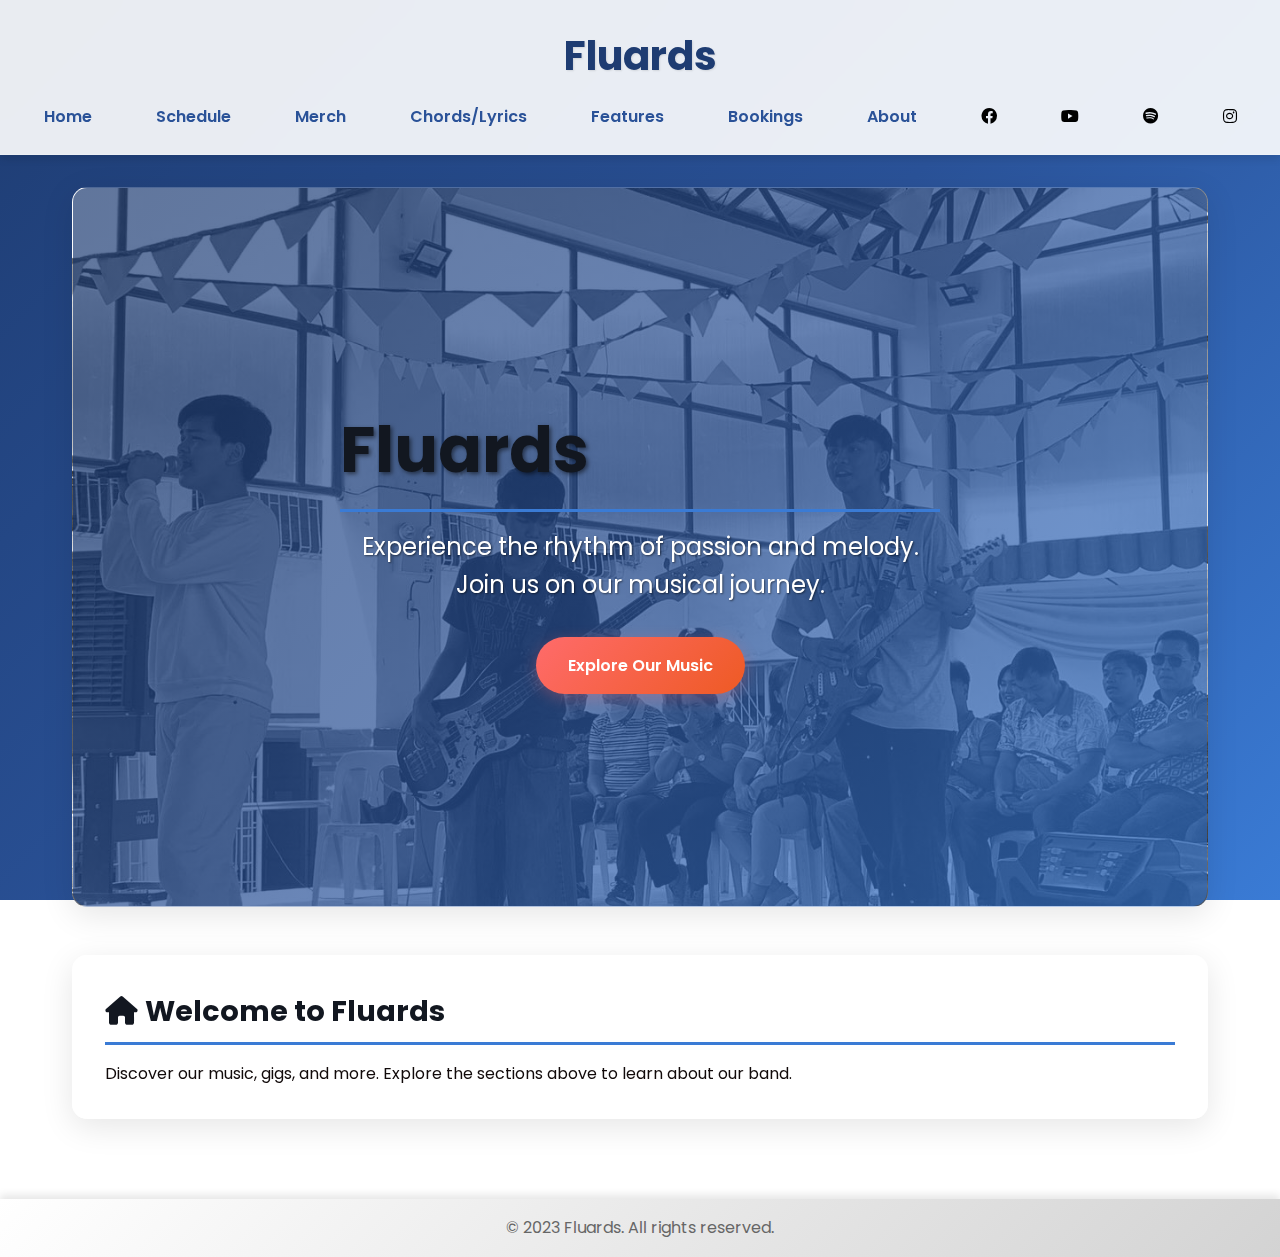
<file: index.html>
<!DOCTYPE html>
<html lang="en">
<head>
    <meta charset="UTF-8">
    <meta name="viewport" content="width=device-width, initial-scale=1.0">
    <title>Fluards - Music Band</title>
    <link rel="stylesheet" href="https://cdnjs.cloudflare.com/ajax/libs/font-awesome/6.0.0/css/all.min.css">
    <link rel="stylesheet" href="style.css">
</head>
<body>
    <header>
        <h1>Fluards</h1>
        <nav>
            <ul>
                <li><a href="index.html">Home</a></li>
                <li><a href="html/schedule.html">Schedule</a></li>
                <li><a href="html/merch.html">Merch</a></li>
                <li><a href="html/chords-lyrics.html">Chords/Lyrics</a></li>
                <li><a href="html/features.html">Features</a></li>
                <li><a href="html/bookings.html">Bookings</a></li>
                <li><a href="html/about.html">About</a></li>
                <li><a href="https://www.facebook.com/profile.php?id=61561371180415" target="_blank"><i class="fab fa-facebook"></i></a></li>
                <li><a href="https://www.youtube.com/@RDMG-q2n" target="_blank"><i class="fab fa-youtube"></i></a></li>
                <li><a href="https://open.spotify.com/artist/29Eef5NHbPaudDyf4vpkKT?si=Z4onffeXQfybvWCgGYYuIw" target="_blank"><i class="fab fa-spotify"></i></a></li>
                <li><a href="https://www.instagram.com/fluardsph/" target="_blank"><i class="fab fa-instagram"></i></a></li>
            </ul>
        </nav>
    </header>

    <main>
        <section class="hero">
            <div class="hero-content">
                <h2>Fluards</h2>
                <p>Experience the rhythm of passion and melody. Join us on our musical journey.</p>
                <a href="#home" class="cta-button">Explore Our Music</a>
            </div>
        </section>

        <section id="home">
            <h2>Welcome to Fluards</h2>
            <p>Discover our music, gigs, and more. Explore the sections above to learn about our band.</p>
        </section>
    </main>

    <footer>
        <p>&copy; 2023 Fluards. All rights reserved.</p>
    </footer>

    <script src="app.js"></script>
</body>
</html>
</file>
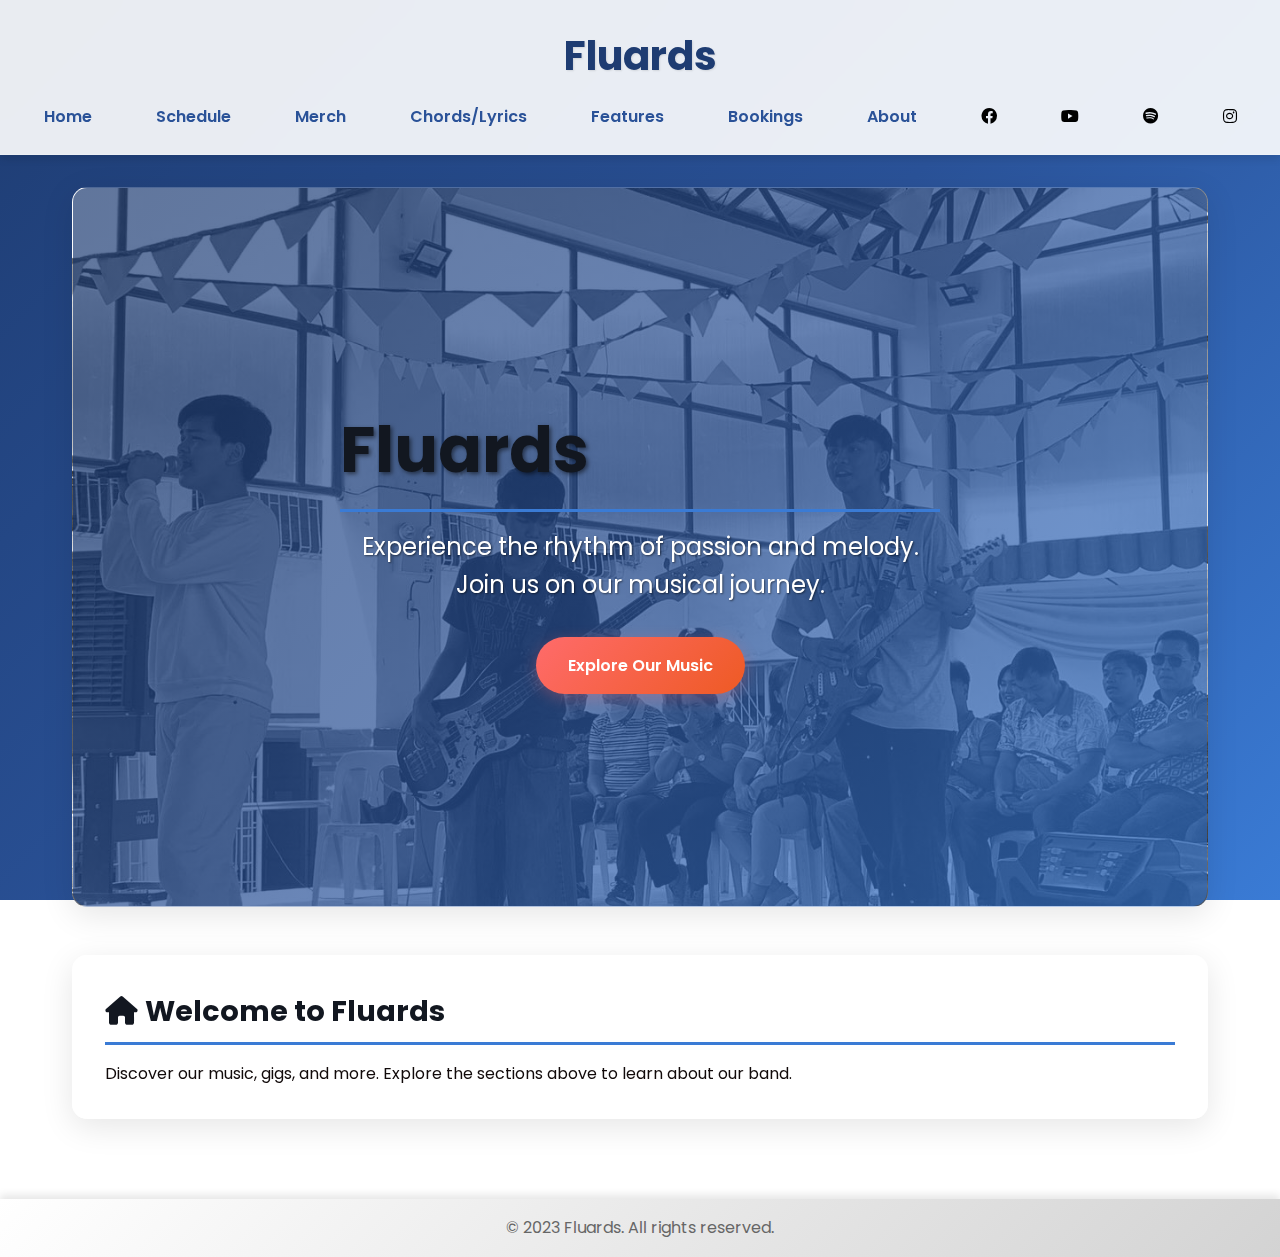
<file: html/index.html>
<!DOCTYPE html>
<html lang="en">
<head>
    <meta charset="UTF-8">
    <meta name="viewport" content="width=device-width, initial-scale=1.0">
    <title>Fluards - Music Band</title>
    <link rel="stylesheet" href="https://cdnjs.cloudflare.com/ajax/libs/font-awesome/6.0.0/css/all.min.css">
    <link rel="stylesheet" href="../css/style.css">
</head>
<body>
    <header>
        <h1>Fluards</h1>
        <nav>
            <ul>
                <li><a href="index.html">Home</a></li>
                <li><a href="schedule.html">Schedule</a></li>
                <li><a href="merch.html">Merch</a></li>
                <li><a href="chords-lyrics.html">Chords/Lyrics</a></li>
                <li><a href="features.html">Features</a></li>
                <li><a href="bookings.html">Bookings</a></li>
                <li><a href="about.html">About</a></li>
                <li><a href="https://www.facebook.com/profile.php?id=61561371180415" target="_blank"><i class="fab fa-facebook"></i></a></li>
                <li><a href="https://www.youtube.com/@RDMG-q2n" target="_blank"><i class="fab fa-youtube"></i></a></li>
                <li><a href="https://open.spotify.com/artist/29Eef5NHbPaudDyf4vpkKT?si=Z4onffeXQfybvWCgGYYuIw" target="_blank"><i class="fab fa-spotify"></i></a></li>
                <li><a href="https://www.instagram.com/fluardsph/" target="_blank"><i class="fab fa-instagram"></i></a></li>
            </ul>
        </nav>
    </header>

    <main>
        <section class="hero">
            <div class="hero-content">
                <h2>Fluards</h2>
                <p>Experience the rhythm of passion and melody. Join us on our musical journey.</p>
                <a href="#home" class="cta-button">Explore Our Music</a>
            </div>
        </section>

        <section id="home">
            <h2>Welcome to Fluards</h2>
            <p>Discover our music, gigs, and more. Explore the sections above to learn about our band.</p>
        </section>
    </main>

    <footer>
        <p>&copy; 2023 Fluards. All rights reserved.</p>
    </footer>

    <script src="../js/app.js"></script>
</body>
</html>
</file>
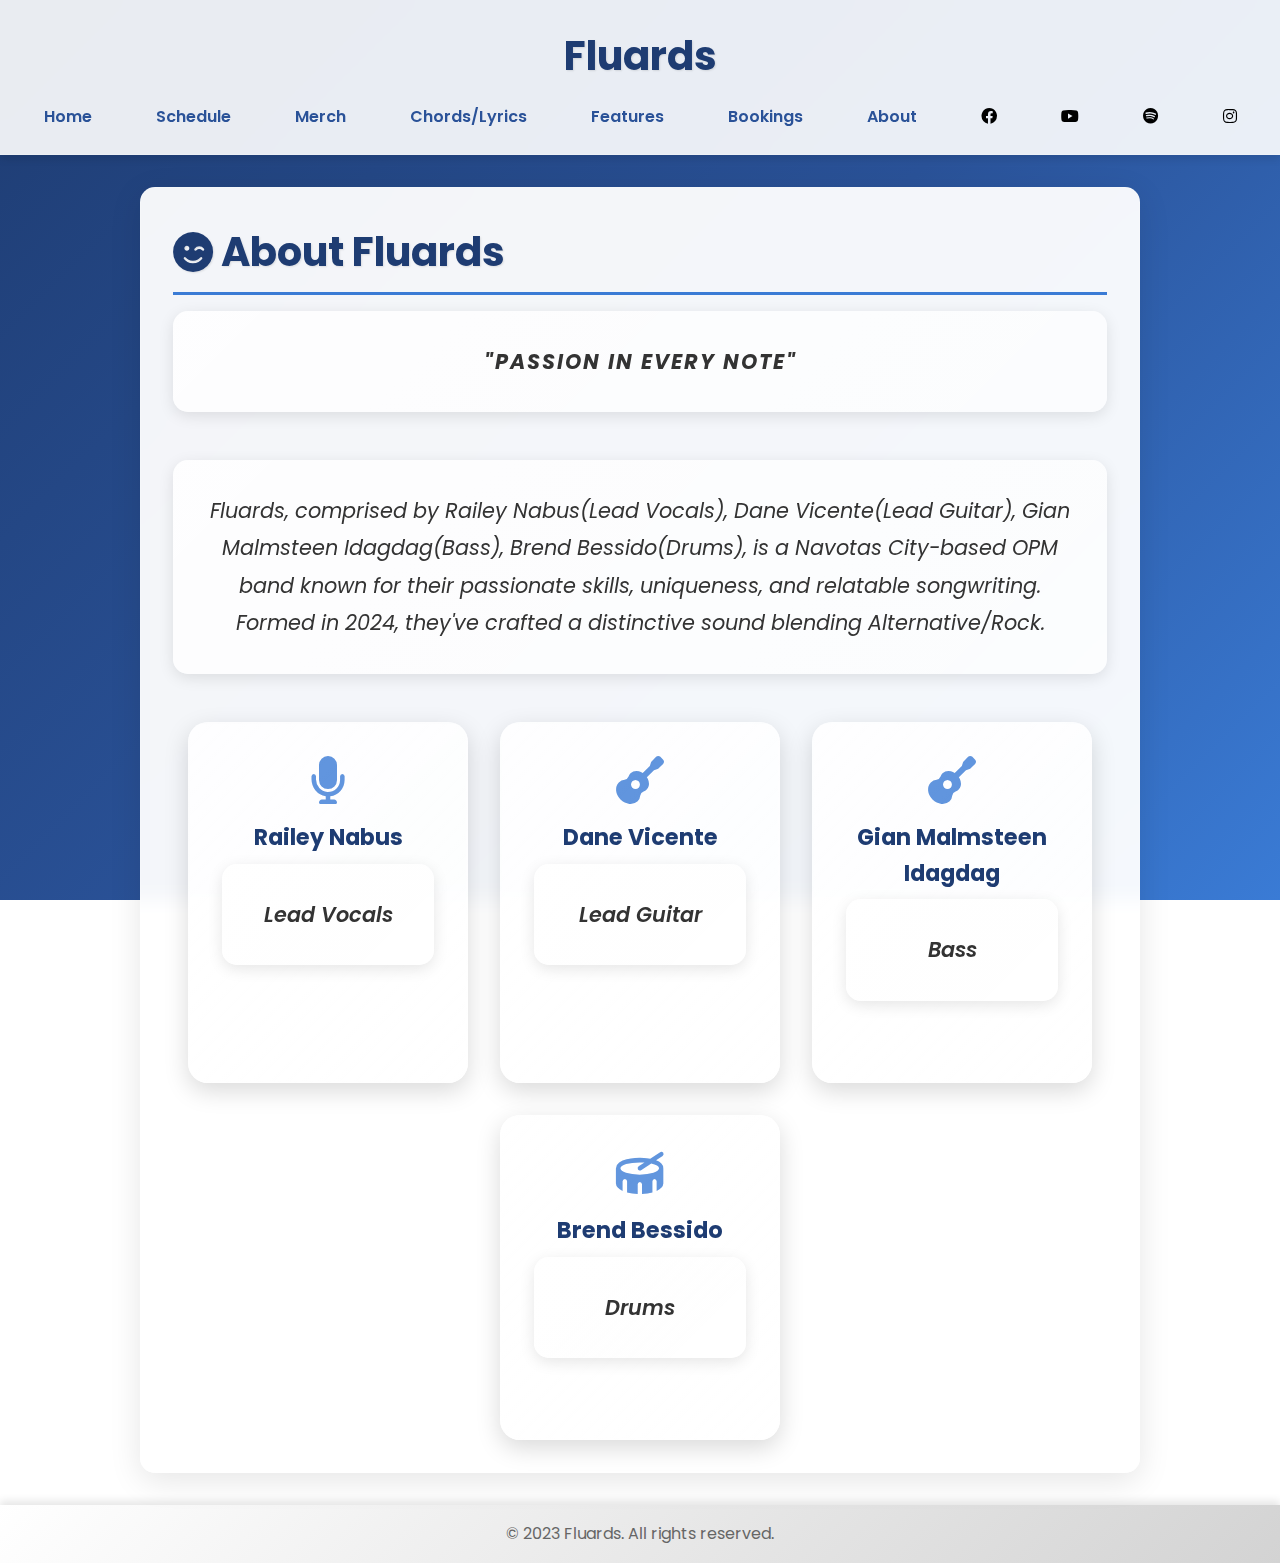
<file: html/about.html>
<!DOCTYPE html>
<html lang="en">
<head>
    <meta charset="UTF-8">
    <meta name="viewport" content="width=device-width, initial-scale=1.0">
    <title>About - Fluards</title>
    <link rel="stylesheet" href="https://cdnjs.cloudflare.com/ajax/libs/font-awesome/6.0.0/css/all.min.css">
    <link rel="stylesheet" href="../style.css">
    <link rel="stylesheet" href="../css/about.css">
</head>
<body>
    <header>
        <h1>Fluards</h1>
        <nav>
            <ul>
                <li><a href="../index.html">Home</a></li>
                <li><a href="schedule.html">Schedule</a></li>
                <li><a href="merch.html">Merch</a></li>
                <li><a href="chords-lyrics.html">Chords/Lyrics</a></li>
                <li><a href="features.html">Features</a></li>
                <li><a href="bookings.html">Bookings</a></li>
                <li><a href="about.html">About</a></li>
                <li><a href="https://www.facebook.com/profile.php?id=61561371180415" target="_blank"><i class="fab fa-facebook"></i></a></li>
                <li><a href="https://www.youtube.com/@RDMG-q2n" target="_blank"><i class="fab fa-youtube"></i></a></li>
                <li><a href="https://open.spotify.com/artist/29Eef5NHbPaudDyf4vpkKT?si=Z4onffeXQfybvWCgGYYuIw" target="_blank"><i class="fab fa-spotify"></i></a></li>
                <li><a href="https://www.instagram.com/fluardsph/" target="_blank"><i class="fab fa-instagram"></i></a></li>
            </ul>
        </nav>
    </header>

    <main>
        <section id="about">
            <h2>About Fluards</h2>
            <p class="band-quote">"Passion in Every Note"</p>
            <p>Fluards, comprised by Railey Nabus(Lead Vocals), Dane Vicente(Lead Guitar), Gian Malmsteen Idagdag(Bass), Brend Bessido(Drums), is a Navotas City-based OPM band known for their passionate skills, uniqueness, and relatable songwriting. Formed in 2024, they've crafted a distinctive sound blending Alternative/Rock.</p>
            <div class="members">
                <div class="member">
                    <i class="fas fa-microphone member-icon"></i>
                    <h4>Railey Nabus</h4>
                    <p>Lead Vocals</p>
                </div>
                <div class="member">
                    <i class="fas fa-guitar member-icon"></i>
                    <h4>Dane Vicente</h4>
                    <p>Lead Guitar</p>
                </div>
                <div class="member">
                    <i class="fas fa-guitar member-icon"></i>
                    <h4>Gian Malmsteen Idagdag</h4>
                    <p>Bass</p>
                </div>
                <div class="member">
                    <i class="fas fa-drum member-icon"></i>
                    <h4>Brend Bessido</h4>
                    <p>Drums</p>
                </div>
            </div>
        </section>
    </main>

    <footer>
        <p>&copy; 2023 Fluards. All rights reserved.</p>
    </footer>

    <script src="../app.js"></script>
</body>
</html>
</file>
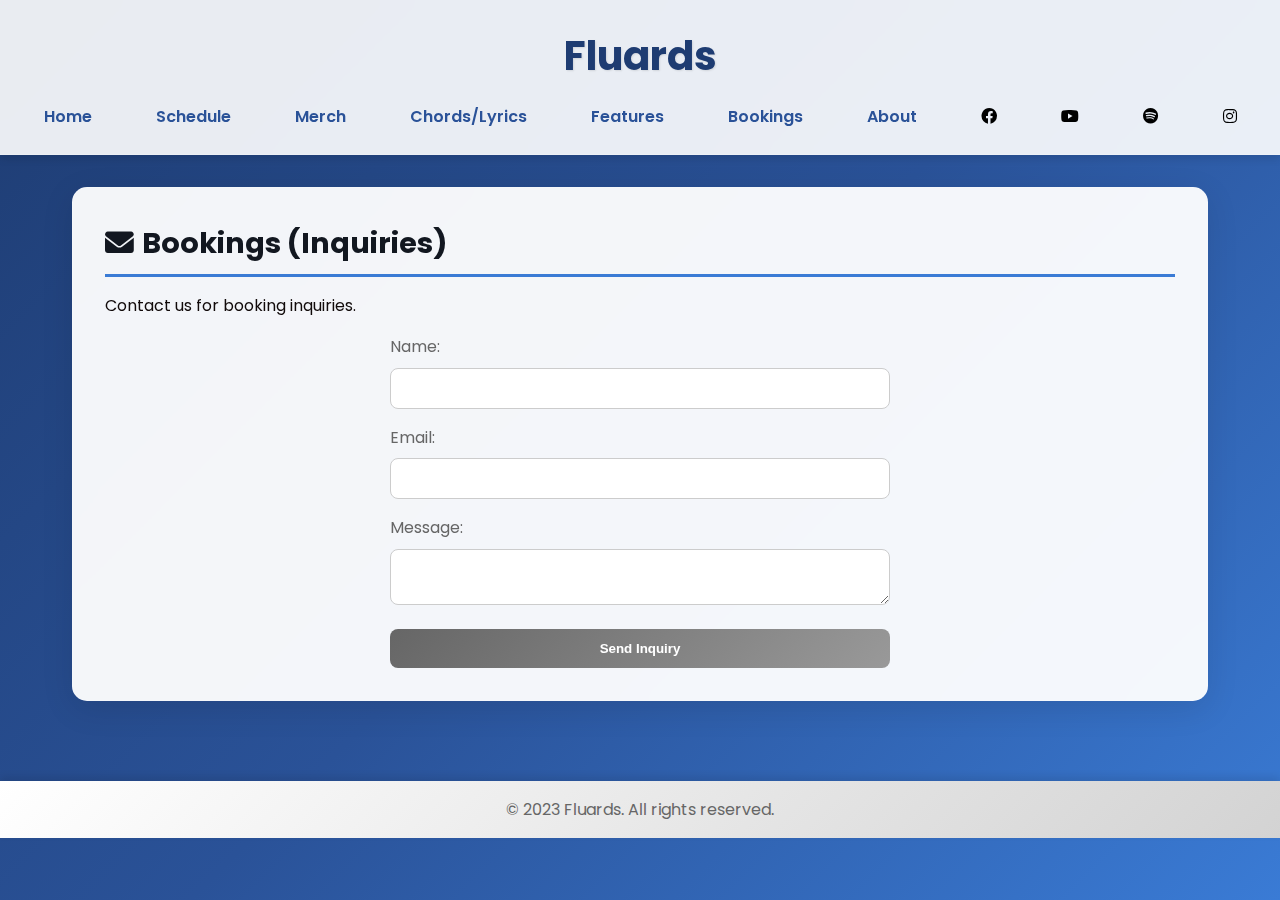
<file: html/bookings.html>
<!DOCTYPE html>
<html lang="en">
<head>
    <meta charset="UTF-8">
    <meta name="viewport" content="width=device-width, initial-scale=1.0">
    <title>Bookings - Fluards</title>
    <link rel="stylesheet" href="https://cdnjs.cloudflare.com/ajax/libs/font-awesome/6.0.0/css/all.min.css">
    <link rel="stylesheet" href="../style.css">
</head>
<body>
    <header>
        <h1>Fluards</h1>
        <nav>
            <ul>
                <li><a href="../index.html">Home</a></li>
                <li><a href="schedule.html">Schedule</a></li>
                <li><a href="merch.html">Merch</a></li>
                <li><a href="chords-lyrics.html">Chords/Lyrics</a></li>
                <li><a href="features.html">Features</a></li>
                <li><a href="bookings.html">Bookings</a></li>
                <li><a href="about.html">About</a></li>
                <li><a href="https://www.facebook.com/profile.php?id=61561371180415" target="_blank"><i class="fab fa-facebook"></i></a></li>
                <li><a href="https://www.youtube.com/@RDMG-q2n" target="_blank"><i class="fab fa-youtube"></i></a></li>
                <li><a href="https://open.spotify.com/artist/29Eef5NHbPaudDyf4vpkKT?si=Z4onffeXQfybvWCgGYYuIw" target="_blank"><i class="fab fa-spotify"></i></a></li>
                <li><a href="https://www.instagram.com/fluardsph/" target="_blank"><i class="fab fa-instagram"></i></a></li>
            </ul>
        </nav>
    </header>

    <main>
        <section id="bookings">
            <h2>Bookings (Inquiries)</h2>
            <p>Contact us for booking inquiries.</p>
            <form id="booking-form">
                <label for="name">Name:</label>
                <input type="text" id="name" name="name" required>
                <label for="email">Email:</label>
                <input type="email" id="email" name="email" required>
                <label for="message">Message:</label>
                <textarea id="message" name="message" required></textarea>
                <button type="submit">Send Inquiry</button>
            </form>
        </section>
    </main>

    <footer>
        <p>&copy; 2023 Fluards. All rights reserved.</p>
    </footer>

    <script src="../app.js"></script>
</body>
</html>
</file>
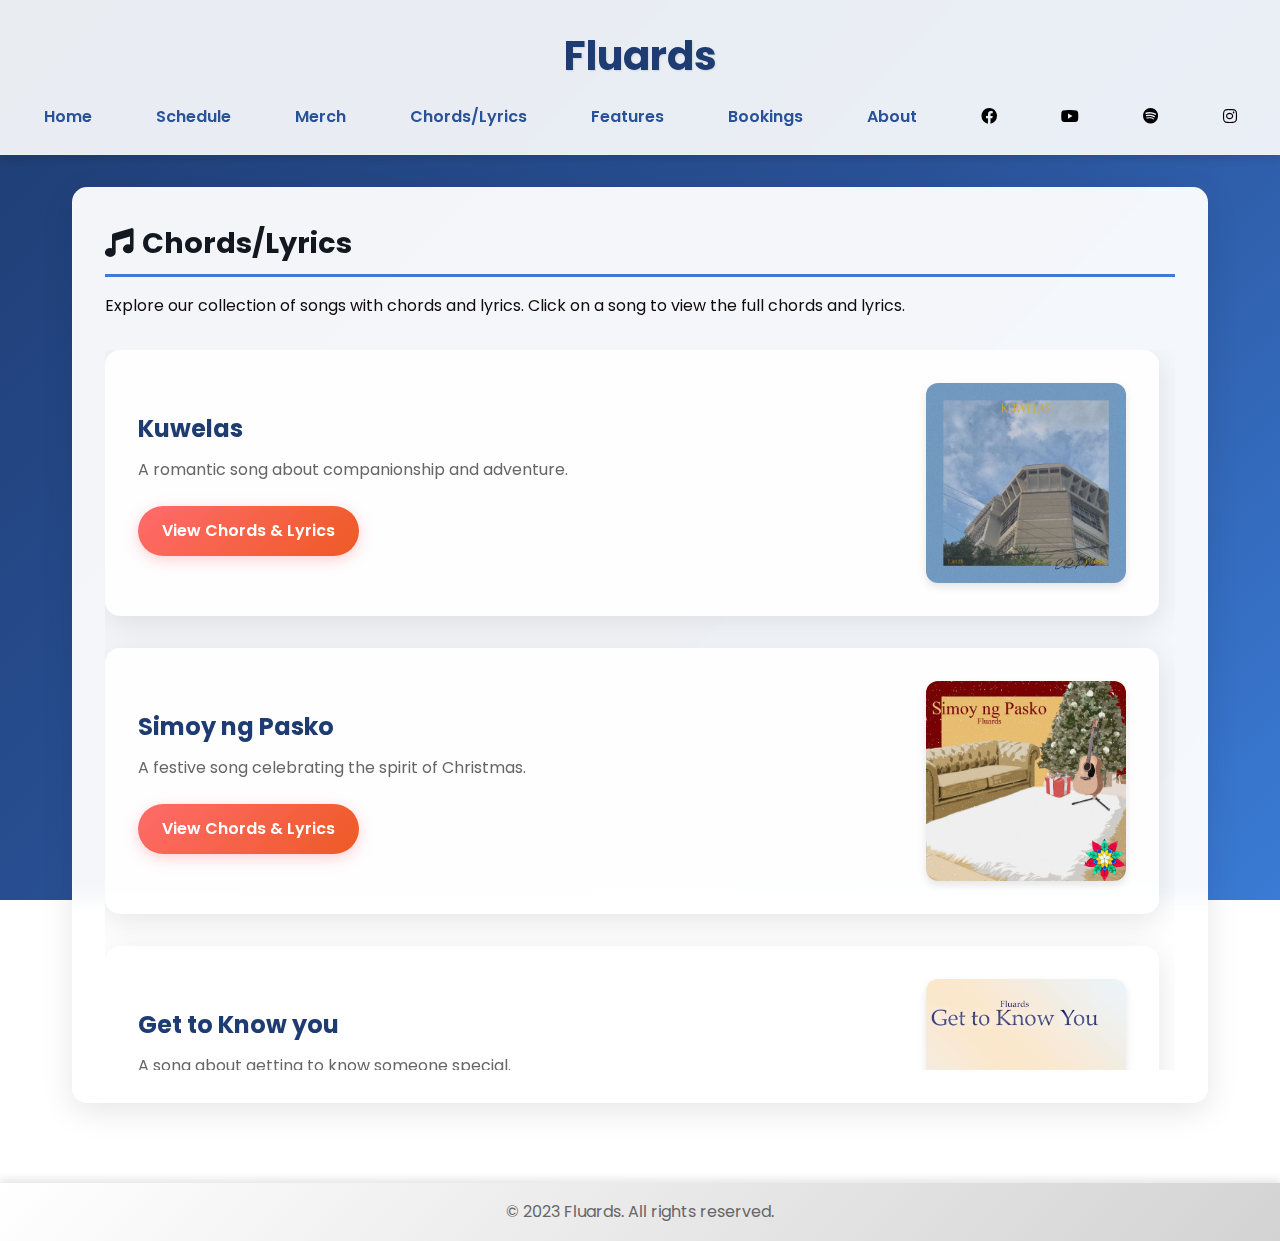
<file: html/chords-lyrics.html>
<!DOCTYPE html>
<html lang="en">
<head>
    <meta charset="UTF-8">
    <meta name="viewport" content="width=device-width, initial-scale=1.0">
    <title>Chords/Lyrics - Fluards</title>
    <link rel="stylesheet" href="https://cdnjs.cloudflare.com/ajax/libs/font-awesome/6.0.0/css/all.min.css">
    <link rel="stylesheet" href="../style.css">
    <link rel="stylesheet" href="../css/chords-lyrics.css">
</head>
<body>
    <header>
        <h1>Fluards</h1>
        <nav>
            <ul>
                <li><a href="../index.html">Home</a></li>
                <li><a href="schedule.html">Schedule</a></li>
                <li><a href="merch.html">Merch</a></li>
                <li><a href="chords-lyrics.html">Chords/Lyrics</a></li>
                <li><a href="features.html">Features</a></li>
                <li><a href="bookings.html">Bookings</a></li>
                <li><a href="about.html">About</a></li>
                <li><a href="https://www.facebook.com/profile.php?id=61561371180415" target="_blank"><i class="fab fa-facebook"></i></a></li>
                <li><a href="https://www.youtube.com/@RDMG-q2n" target="_blank"><i class="fab fa-youtube"></i></a></li>
                <li><a href="https://open.spotify.com/artist/29Eef5NHbPaudDyf4vpkKT?si=Z4onffeXQfybvWCgGYYuIw" target="_blank"><i class="fab fa-spotify"></i></a></li>
                <li><a href="https://www.instagram.com/fluardsph/" target="_blank"><i class="fab fa-instagram"></i></a></li>
            </ul>
        </nav>
    </header>

    <main>
        <section id="chords-lyrics">
            <h2>Chords/Lyrics</h2>
            <p>Explore our collection of songs with chords and lyrics. Click on a song to view the full chords and lyrics.</p>
            <div class="song-list">
                <div class="song-item">
                    <div class="song-content">
                        <h3>Kuwelas</h3>
                        <p>A romantic song about companionship and adventure.</p>
                        <a href="kuwelas.html" class="song-link">View Chords & Lyrics</a>
                    </div>
                    <img src="kuwelas.jpg" alt="Kuwelas" class="song-image">
                </div>
                <div class="song-item">
                    <div class="song-content">
                        <h3>Simoy ng Pasko</h3>
                        <p>A festive song celebrating the spirit of Christmas.</p>
                        <a href="simoy-ng-pasko.html" class="song-link">View Chords & Lyrics</a>
                    </div>
                    <img src="simoyngpasko.jpg" alt="Simoy ng Pasko" class="song-image">
                </div>
                <div class="song-item">
                    <div class="song-content">
                        <h3>Get to Know you</h3>
                        <p>A song about getting to know someone special.</p>
                        <a href="get-to-know-you.html" class="song-link">View Chords & Lyrics</a>
                    </div>
                    <img src="gettoknowyou.jpg" alt="Get to Know you" class="song-image">
                </div>
            </div>
        </section>
    </main>

    <footer>
        <p>&copy; 2023 Fluards. All rights reserved.</p>
    </footer>

    <script src="../app.js"></script>
</body>
</html>
</file>
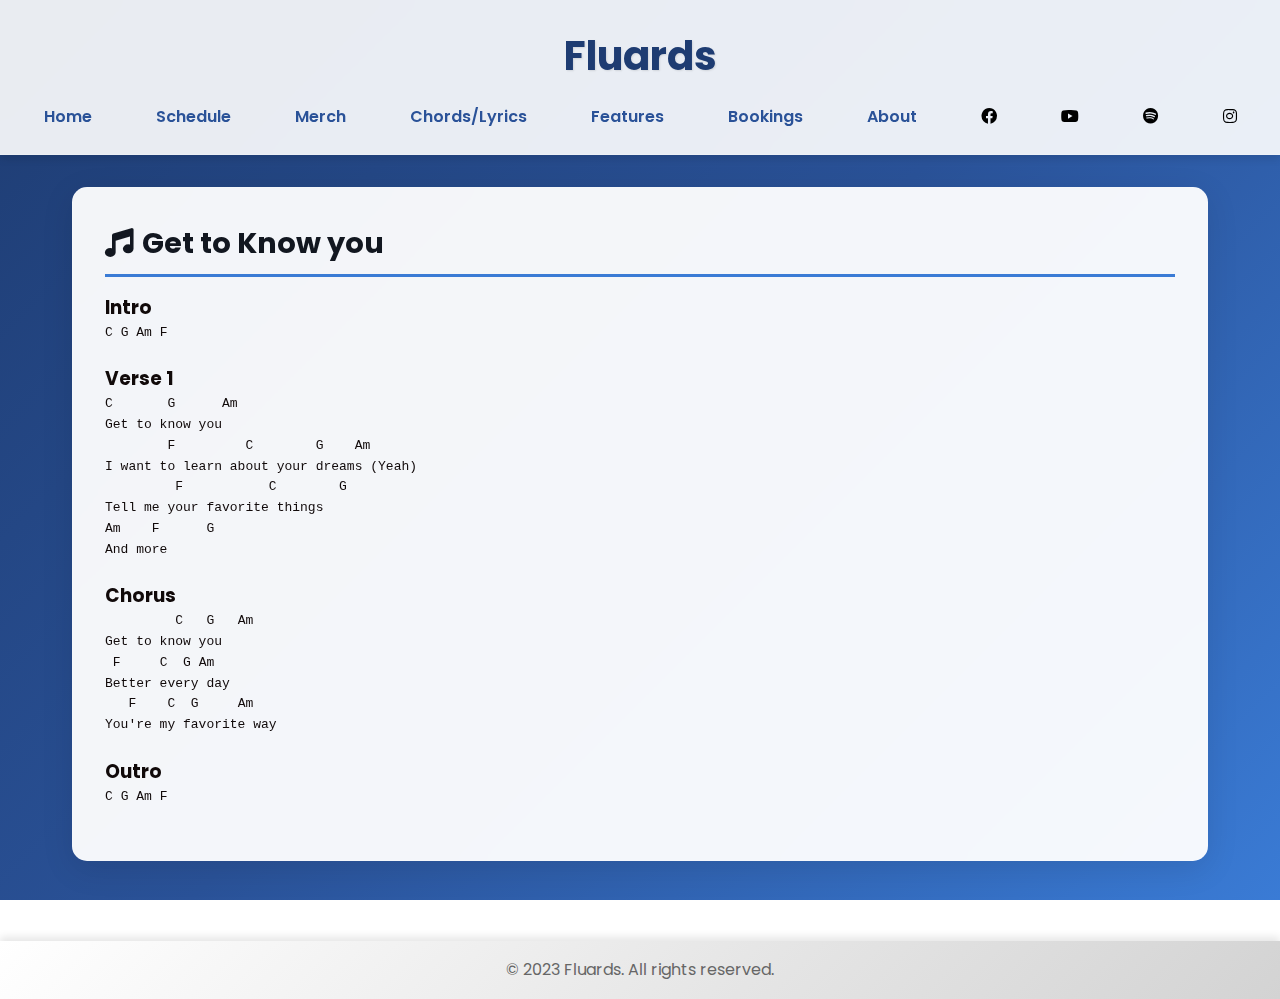
<file: html/get-to-know-you.html>
<!DOCTYPE html>
<html lang="en">
<head>
    <meta charset="UTF-8">
    <meta name="viewport" content="width=device-width, initial-scale=1.0">
    <title>Get to Know you - Chords & Lyrics - Fluards</title>
    <link rel="stylesheet" href="https://cdnjs.cloudflare.com/ajax/libs/font-awesome/6.0.0/css/all.min.css">
    <link rel="stylesheet" href="../style.css">
    <link rel="stylesheet" href="../css/chords-lyrics.css">
</head>
<body>
    <header>
        <h1>Fluards</h1>
        <nav>
            <ul>
                <li><a href="../index.html">Home</a></li>
                <li><a href="schedule.html">Schedule</a></li>
                <li><a href="merch.html">Merch</a></li>
                <li><a href="chords-lyrics.html">Chords/Lyrics</a></li>
                <li><a href="features.html">Features</a></li>
                <li><a href="bookings.html">Bookings</a></li>
                <li><a href="about.html">About</a></li>
                <li><a href="https://www.facebook.com/profile.php?id=61561371180415" target="_blank"><i class="fab fa-facebook"></i></a></li>
                <li><a href="https://www.youtube.com/@RDMG-q2n" target="_blank"><i class="fab fa-youtube"></i></a></li>
                <li><a href="https://open.spotify.com/artist/29Eef5NHbPaudDyf4vpkKT?si=Z4onffeXQfybvWCgGYYuIw" target="_blank"><i class="fab fa-spotify"></i></a></li>
                <li><a href="https://www.instagram.com/fluardsph/" target="_blank"><i class="fab fa-instagram"></i></a></li>
            </ul>
        </nav>
    </header>

    <main>
        <section id="song">
            <h2>Get to Know you</h2>
            <div class="lyrics">
                <h3>Intro</h3>
                <pre>
<span class="chord">C</span> <span class="chord">G</span> <span class="chord">Am</span> <span class="chord">F</span>
                </pre>

                <h3>Verse 1</h3>
                <pre>
<span class="chord">C</span>       <span class="chord">G</span>      <span class="chord">Am</span>
Get to know you
        <span class="chord">F</span>         <span class="chord">C</span>        <span class="chord">G</span>    <span class="chord">Am</span>
I want to learn about your dreams (Yeah)
         <span class="chord">F</span>           <span class="chord">C</span>        <span class="chord">G</span>
Tell me your favorite things
<span class="chord">Am</span>    <span class="chord">F</span>      <span class="chord">G</span>
And more
                </pre>

                <h3>Chorus</h3>
                <pre>
         <span class="chord">C</span>   <span class="chord">G</span>   <span class="chord">Am</span>
Get to know you
 <span class="chord">F</span>     <span class="chord">C</span>  <span class="chord">G</span> <span class="chord">Am</span>
Better every day
   <span class="chord">F</span>    <span class="chord">C</span>  <span class="chord">G</span>     <span class="chord">Am</span>
You're my favorite way
                </pre>

                <h3>Outro</h3>
                <pre>
<span class="chord">C</span> <span class="chord">G</span> <span class="chord">Am</span> <span class="chord">F</span>
                </pre>
            </div>
        </section>
    </main>

    <footer>
        <p>&copy; 2023 Fluards. All rights reserved.</p>
    </footer>

    <script src="../app.js"></script>
</body>
</html>
</file>
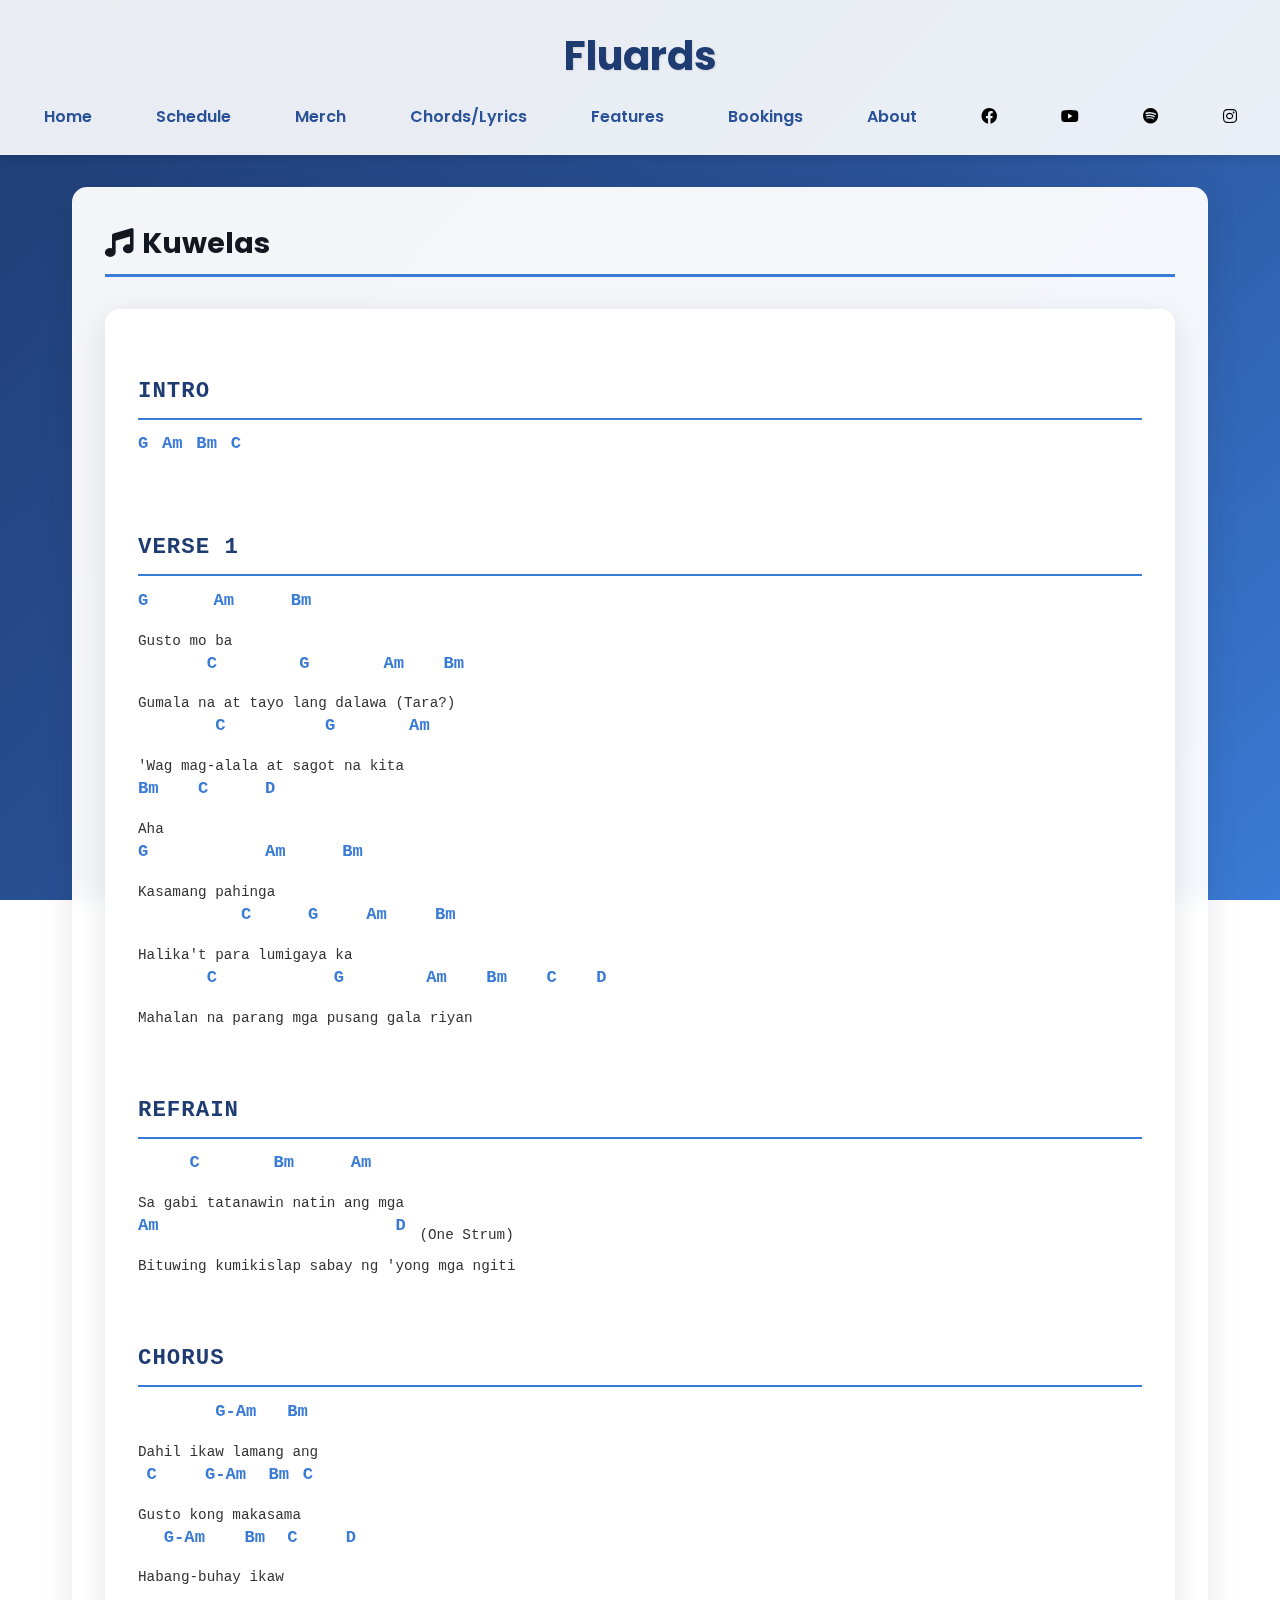
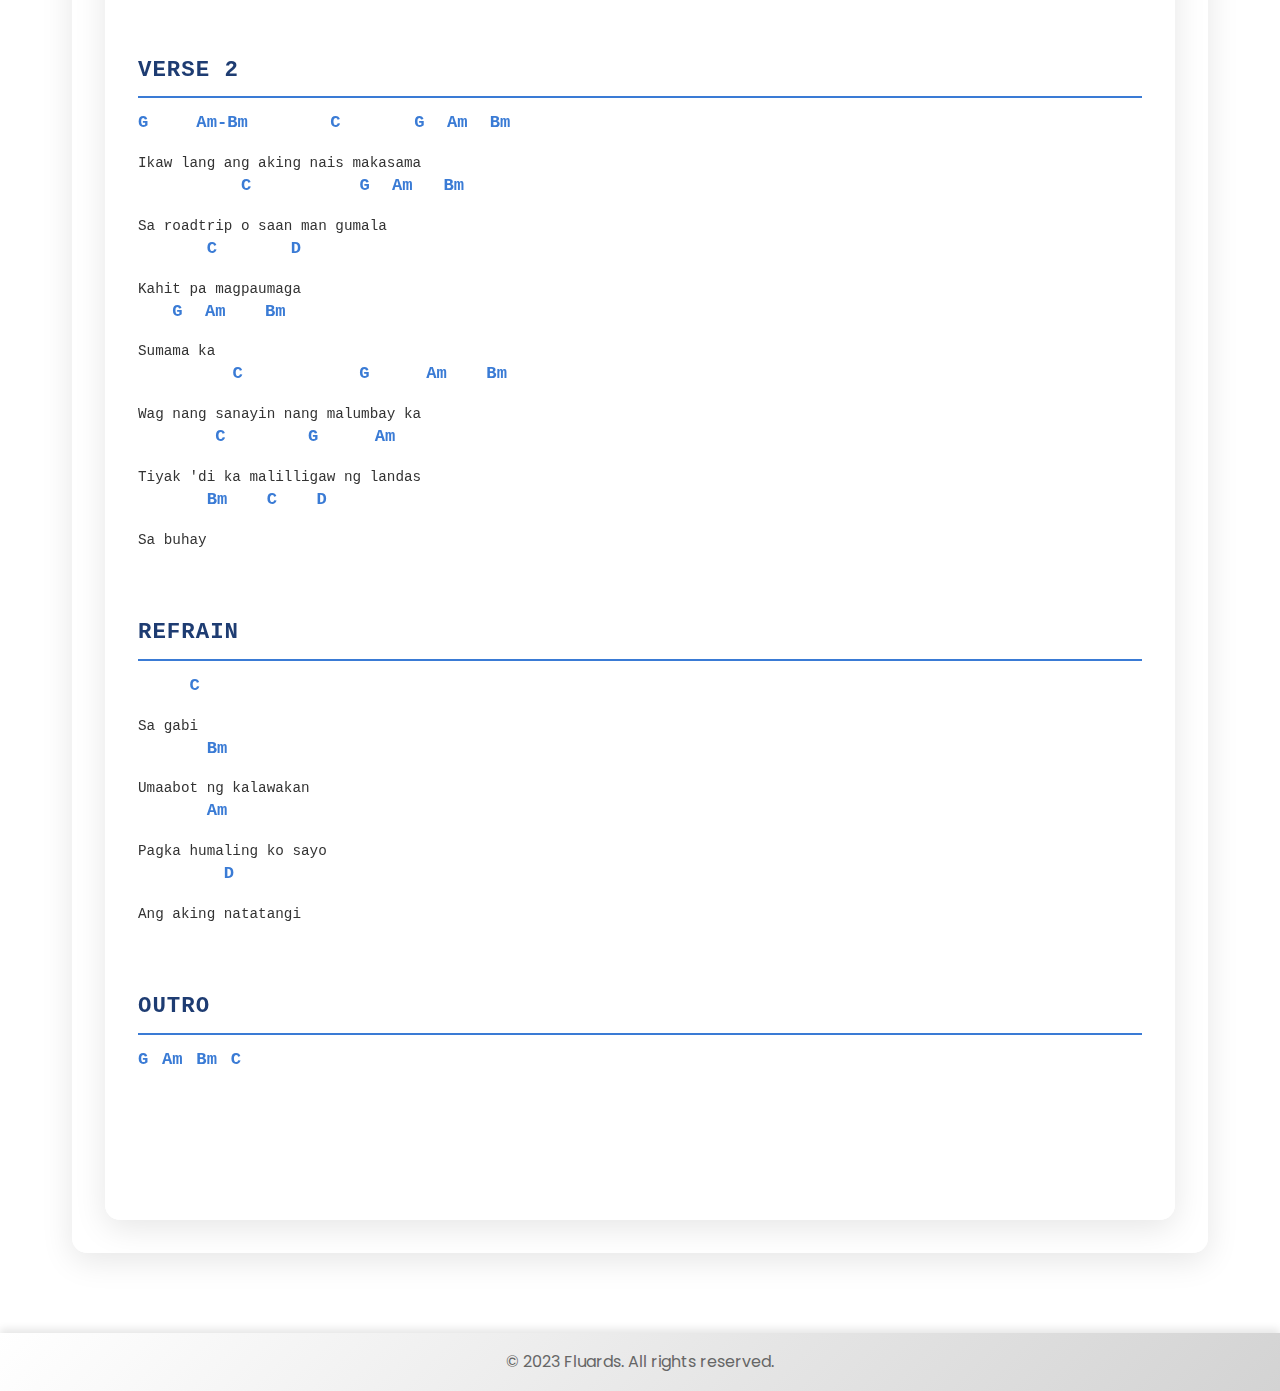
<file: html/kuwelas.html>
<!DOCTYPE html>
<html lang="en">
<head>
    <meta charset="UTF-8">
    <meta name="viewport" content="width=device-width, initial-scale=1.0">
    <title>Kuwelas - Chords & Lyrics - Fluards</title>
    <link rel="stylesheet" href="https://cdnjs.cloudflare.com/ajax/libs/font-awesome/6.0.0/css/all.min.css">
    <link rel="stylesheet" href="../style.css">
    <link rel="stylesheet" href="../css/kuwelas.css">
</head>
<body>
    <header>
        <h1>Fluards</h1>
        <nav>
            <ul>
                <li><a href="../index.html">Home</a></li>
                <li><a href="schedule.html">Schedule</a></li>
                <li><a href="merch.html">Merch</a></li>
                <li><a href="chords-lyrics.html">Chords/Lyrics</a></li>
                <li><a href="features.html">Features</a></li>
                <li><a href="bookings.html">Bookings</a></li>
                <li><a href="about.html">About</a></li>
                <li><a href="https://www.facebook.com/profile.php?id=61561371180415" target="_blank"><i class="fab fa-facebook"></i></a></li>
                <li><a href="https://www.youtube.com/@RDMG-q2n" target="_blank"><i class="fab fa-youtube"></i></a></li>
                <li><a href="https://open.spotify.com/artist/29Eef5NHbPaudDyf4vpkKT?si=Z4onffeXQfybvWCgGYYuIw" target="_blank"><i class="fab fa-spotify"></i></a></li>
                <li><a href="https://www.instagram.com/fluardsph/" target="_blank"><i class="fab fa-instagram"></i></a></li>
            </ul>
        </nav>
    </header>

    <main>
        <section id="song">
            <h2>Kuwelas</h2>
            <div class="lyrics">
                <h3>Intro</h3>
                <pre>
<span class="chord">G</span> <span class="chord">Am</span> <span class="chord">Bm</span> <span class="chord">C</span>
                </pre>

                <h3>Verse 1</h3>
                <pre>
<span class="chord">G</span>       <span class="chord">Am</span>      <span class="chord">Bm</span>
Gusto mo ba
        <span class="chord">C</span>         <span class="chord">G</span>        <span class="chord">Am</span>    <span class="chord">Bm</span>
Gumala na at tayo lang dalawa (Tara?)
         <span class="chord">C</span>           <span class="chord">G</span>        <span class="chord">Am</span>
'Wag mag-alala at sagot na kita
<span class="chord">Bm</span>    <span class="chord">C</span>      <span class="chord">D</span>
Aha
<span class="chord">G</span>             <span class="chord">Am</span>      <span class="chord">Bm</span>
Kasamang pahinga
            <span class="chord">C</span>      <span class="chord">G</span>     <span class="chord">Am</span>     <span class="chord">Bm</span>
Halika't para lumigaya ka
        <span class="chord">C</span>             <span class="chord">G</span>         <span class="chord">Am</span>    <span class="chord">Bm</span>    <span class="chord">C</span>    <span class="chord">D</span>
Mahalan na parang mga pusang gala riyan
                </pre>

                <h3>Refrain</h3>
                <pre>
      <span class="chord">C</span>        <span class="chord">Bm</span>      <span class="chord">Am</span>
Sa gabi tatanawin natin ang mga
<span class="chord">Am</span>                           <span class="chord">D</span> (One Strum)
Bituwing kumikislap sabay ng 'yong mga ngiti
                </pre>

                <h3>Chorus</h3>
                <pre>
         <span class="chord">G-Am</span>   <span class="chord">Bm</span>
Dahil ikaw lamang ang
 <span class="chord">C</span>     <span class="chord">G-Am</span>  <span class="chord">Bm</span> <span class="chord">C</span>
Gusto kong makasama
   <span class="chord">G-Am</span>    <span class="chord">Bm</span>  <span class="chord">C</span>     <span class="chord">D</span>
Habang-buhay ikaw
                </pre>

                <h3>Verse 2</h3>
                <pre>
<span class="chord">G</span>     <span class="chord">Am-Bm</span>         <span class="chord">C</span>        <span class="chord">G</span>  <span class="chord">Am</span>  <span class="chord">Bm</span>
Ikaw lang ang aking nais makasama
            <span class="chord">C</span>            <span class="chord">G</span>  <span class="chord">Am</span>   <span class="chord">Bm</span>
Sa roadtrip o saan man gumala
        <span class="chord">C</span>        <span class="chord">D</span>
Kahit pa magpaumaga
    <span class="chord">G</span>  <span class="chord">Am</span>    <span class="chord">Bm</span>
Sumama ka
           <span class="chord">C</span>             <span class="chord">G</span>      <span class="chord">Am</span>    <span class="chord">Bm</span>
Wag nang sanayin nang malumbay ka
         <span class="chord">C</span>         <span class="chord">G</span>      <span class="chord">Am</span>
Tiyak 'di ka malilligaw ng landas
        <span class="chord">Bm</span>    <span class="chord">C</span>    <span class="chord">D</span>
Sa buhay
                </pre>

                <h3>Refrain</h3>
                <pre>
      <span class="chord">C</span>
Sa gabi
        <span class="chord">Bm</span>
Umaabot ng kalawakan
        <span class="chord">Am</span>
Pagka humaling ko sayo
          <span class="chord">D</span>
Ang aking natatangi
                </pre>
                <h3>Outro</h3>
                <pre>
<span class="chord">G</span> <span class="chord">Am</span> <span class="chord">Bm</span> <span class="chord">C</span>


            </div>
        </section>
    </main>

    <footer>
        <p>&copy; 2023 Fluards. All rights reserved.</p>
    </footer>

    <script src="../app.js"></script>
</body>
</html>
</file>
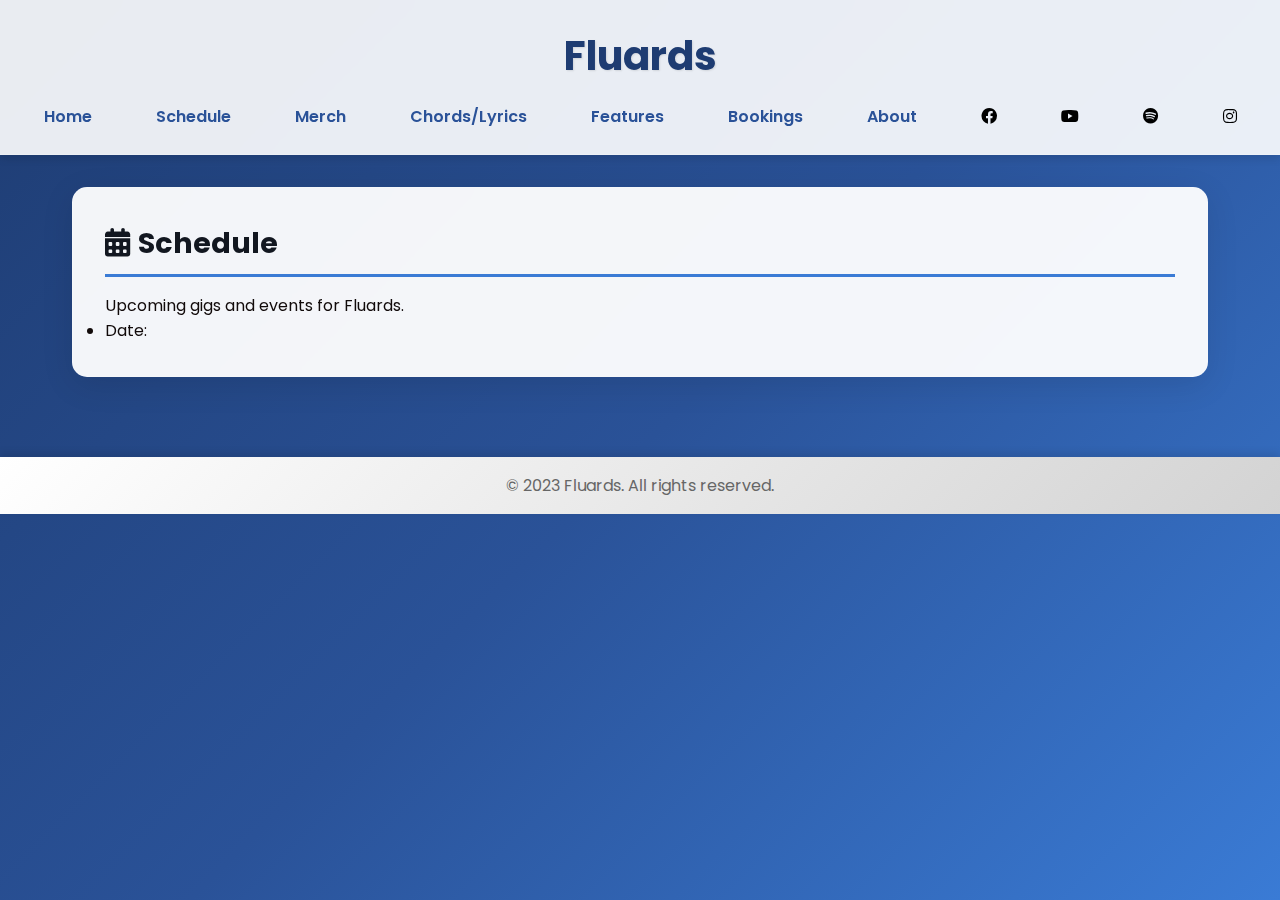
<file: html/schedule.html>
<!DOCTYPE html>
<html lang="en">
<head>
    <meta charset="UTF-8">
    <meta name="viewport" content="width=device-width, initial-scale=1.0">
    <title>Schedule - Fluards</title>
    <link rel="stylesheet" href="https://cdnjs.cloudflare.com/ajax/libs/font-awesome/6.0.0/css/all.min.css">
    <link rel="stylesheet" href="../style.css">
</head>
<body>
    <header>
        <h1>Fluards</h1>
        <nav>
            <ul>
                <li><a href="../index.html">Home</a></li>
                <li><a href="schedule.html">Schedule</a></li>
                <li><a href="merch.html">Merch</a></li>
                <li><a href="chords-lyrics.html">Chords/Lyrics</a></li>
                <li><a href="features.html">Features</a></li>
                <li><a href="bookings.html">Bookings</a></li>
                <li><a href="about.html">About</a></li>
                <li><a href="https://www.facebook.com/profile.php?id=61561371180415" target="_blank"><i class="fab fa-facebook"></i></a></li>
                <li><a href="https://www.youtube.com/@RDMG-q2n" target="_blank"><i class="fab fa-youtube"></i></a></li>
                <li><a href="https://open.spotify.com/artist/29Eef5NHbPaudDyf4vpkKT?si=Z4onffeXQfybvWCgGYYuIw" target="_blank"><i class="fab fa-spotify"></i></a></li>
                <li><a href="https://www.instagram.com/fluardsph/" target="_blank"><i class="fab fa-instagram"></i></a></li>
            </ul>
        </nav>
    </header>

    <main>
        <section id="schedule">
            <h2>Schedule</h2>
            <p>Upcoming gigs and events for Fluards.</p>
            <ul>
                <li>Date:</li>
            </ul>
        </section>
    </main>

    <footer>
        <p>&copy; 2023 Fluards. All rights reserved.</p>
    </footer>

    <script src="../js/app.js"></script>
</body>
</html>
</file>
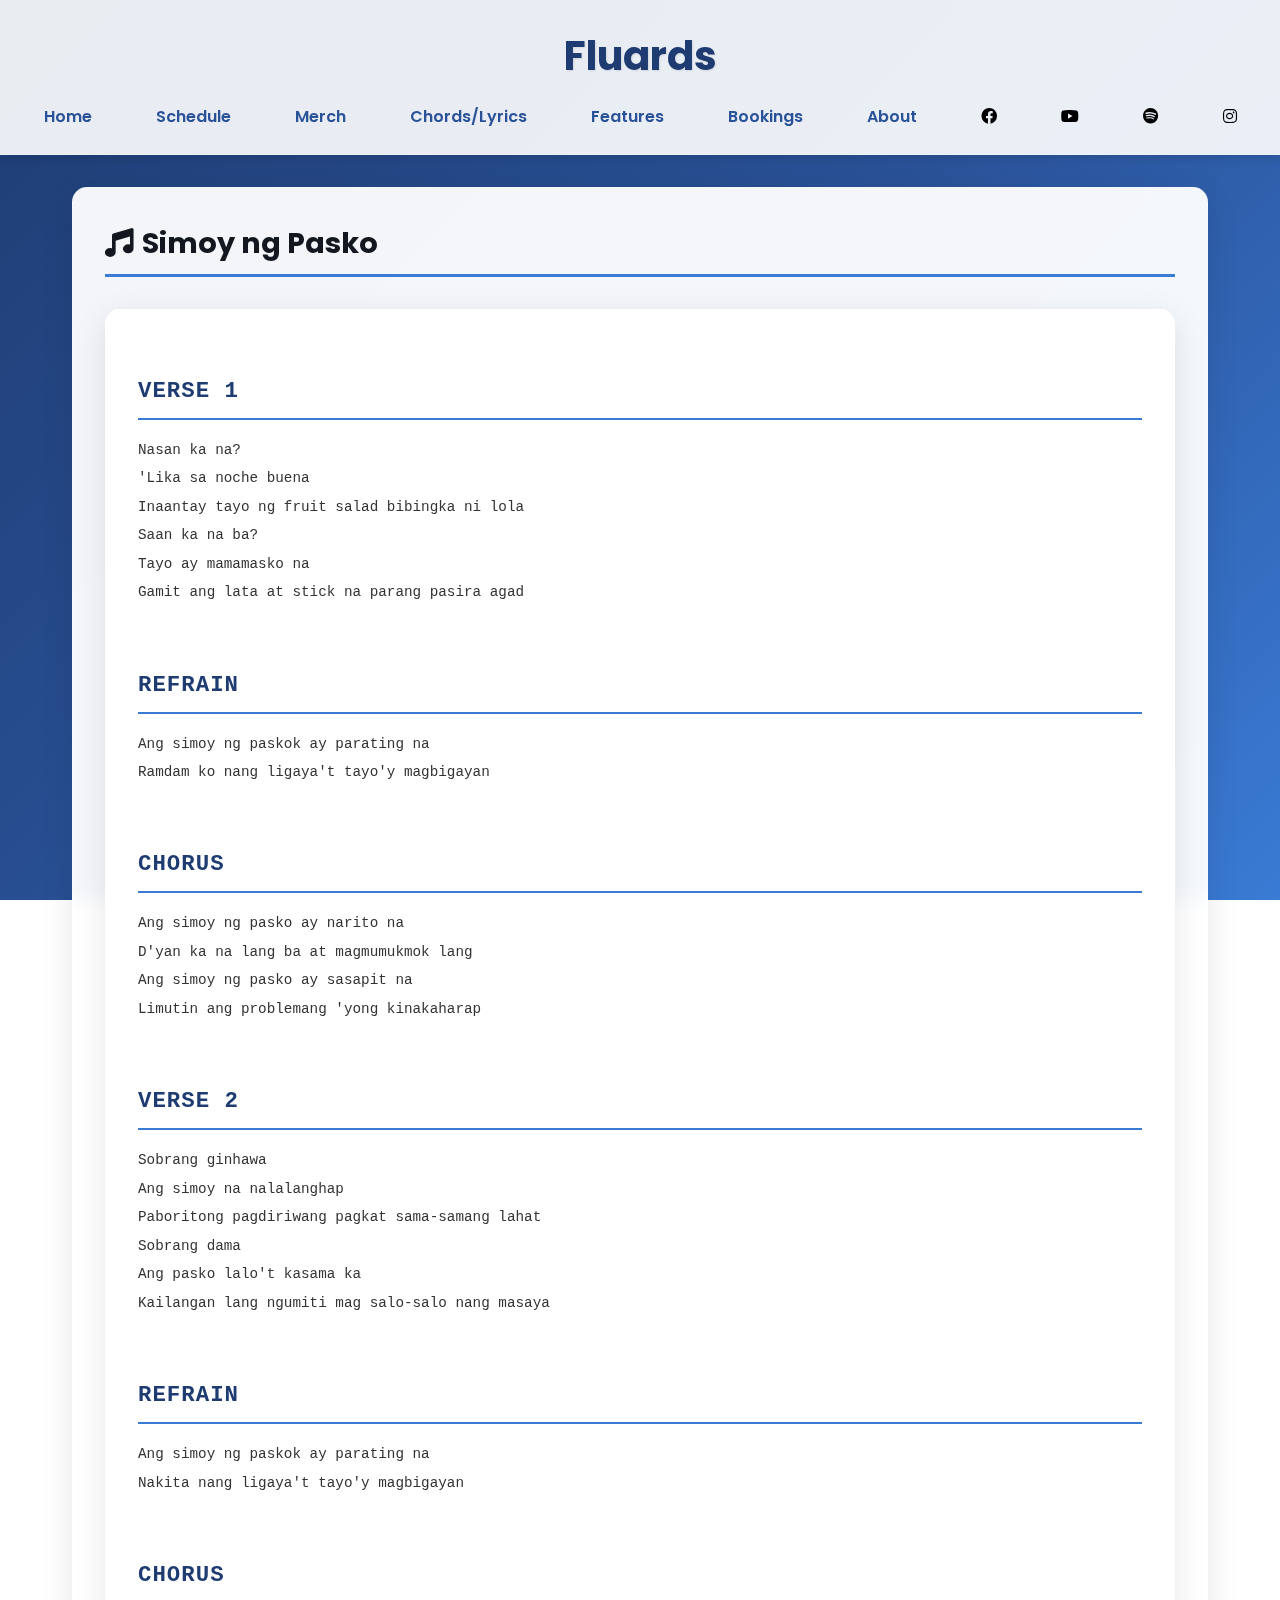
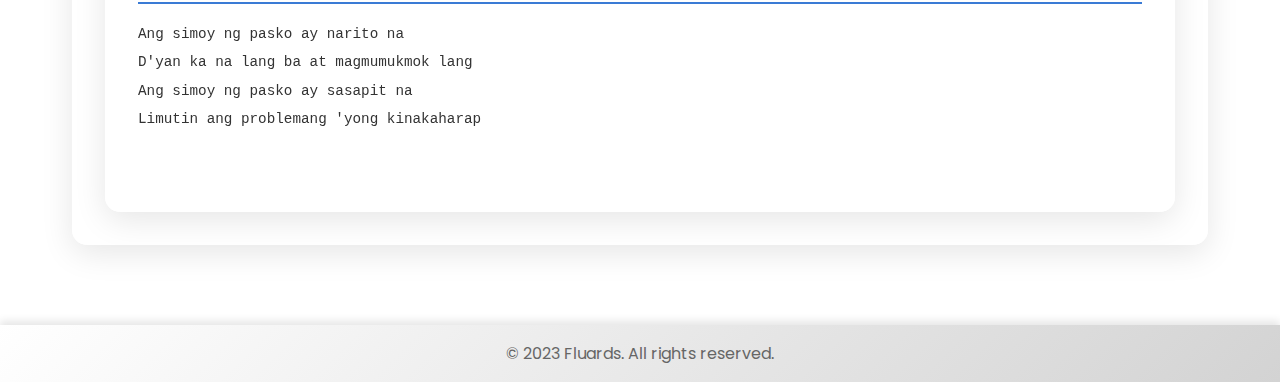
<file: html/simoy-ng-pasko.html>
<!DOCTYPE html>
<html lang="en">
<head>
    <meta charset="UTF-8">
    <meta name="viewport" content="width=device-width, initial-scale=1.0">
    <title>Simoy ng Pasko - Chords & Lyrics - Fluards</title>
    <link rel="stylesheet" href="https://cdnjs.cloudflare.com/ajax/libs/font-awesome/6.0.0/css/all.min.css">
    <link rel="stylesheet" href="../style.css">
    <link rel="stylesheet" href="../css/simoy-ng-pasko.css">
</head>
<body>
    <header>
        <h1>Fluards</h1>
        <nav>
            <ul>
                <li><a href="../index.html">Home</a></li>
                <li><a href="schedule.html">Schedule</a></li>
                <li><a href="merch.html">Merch</a></li>
                <li><a href="chords-lyrics.html">Chords/Lyrics</a></li>
                <li><a href="features.html">Features</a></li>
                <li><a href="bookings.html">Bookings</a></li>
                <li><a href="about.html">About</a></li>
                <li><a href="https://www.facebook.com/profile.php?id=61561371180415" target="_blank"><i class="fab fa-facebook"></i></a></li>
                <li><a href="https://www.youtube.com/@RDMG-q2n" target="_blank"><i class="fab fa-youtube"></i></a></li>
                <li><a href="https://open.spotify.com/artist/29Eef5NHbPaudDyf4vpkKT?si=Z4onffeXQfybvWCgGYYuIw" target="_blank"><i class="fab fa-spotify"></i></a></li>
                <li><a href="https://www.instagram.com/fluardsph/" target="_blank"><i class="fab fa-instagram"></i></a></li>
            </ul>
        </nav>
    </header>

    <main>
        <section id="song">
            <h2>Simoy ng Pasko</h2>
            <div class="lyrics">
                <h3>Verse 1</h3>
                <pre>
Nasan ka na?
'Lika sa noche buena
Inaantay tayo ng fruit salad bibingka ni lola
Saan ka na ba?
Tayo ay mamamasko na
Gamit ang lata at stick na parang pasira agad
                </pre>

                <h3>Refrain</h3>
                <pre>
Ang simoy ng paskok ay parating na
Ramdam ko nang ligaya't tayo'y magbigayan
                </pre>

                <h3>Chorus</h3>
                <pre>
Ang simoy ng pasko ay narito na
D'yan ka na lang ba at magmumukmok lang
Ang simoy ng pasko ay sasapit na
Limutin ang problemang 'yong kinakaharap
                </pre>

                <h3>Verse 2</h3>
                <pre>
Sobrang ginhawa
Ang simoy na nalalanghap
Paboritong pagdiriwang pagkat sama-samang lahat
Sobrang dama
Ang pasko lalo't kasama ka
Kailangan lang ngumiti mag salo-salo nang masaya
                </pre>

                <h3>Refrain</h3>
                <pre>
Ang simoy ng paskok ay parating na
Nakita nang ligaya't tayo'y magbigayan
                </pre>

                <h3>Chorus</h3>
                <pre>
Ang simoy ng pasko ay narito na
D'yan ka na lang ba at magmumukmok lang
Ang simoy ng pasko ay sasapit na
Limutin ang problemang 'yong kinakaharap
                </pre>
            </div>
        </section>
    </main>

    <footer>
        <p>&copy; 2023 Fluards. All rights reserved.</p>
    </footer>

    <script src="../app.js"></script>
</body>
</html>
</file>
<file: css/about.css>
/* About page specific styles */
#about {
    text-align: center;
    max-width: 1000px;
    margin: 0 auto;
}

#about h2 {
    margin-bottom: 1rem;
    color: #1e3c72;
    font-size: 2.5rem;
    text-shadow: 1px 1px 2px rgba(0,0,0,0.1);
}

#about p {
    font-size: 1.3rem;
    line-height: 1.8;
    margin-bottom: 3rem;
    color: #333;
    font-style: italic;
    background: linear-gradient(135deg, rgba(255, 255, 255, 0.9), rgba(255, 255, 255, 0.7));
    padding: 2rem;
    border-radius: 15px;
    box-shadow: 0 4px 15px rgba(0,0,0,0.1);
}

.band-quote {
    font-size: 1.5rem;
    color: #3a7bd5;
    margin-bottom: 2rem;
    font-weight: 700;
    text-transform: uppercase;
    letter-spacing: 2px;
}

.members {
    display: flex;
    flex-wrap: wrap;
    justify-content: center;
    gap: 2rem;
    margin-top: 3rem;
}

.member {
    background: linear-gradient(135deg, rgba(255, 255, 255, 0.95), rgba(255, 255, 255, 0.8));
    padding: 2rem;
    border-radius: 20px;
    box-shadow: 0 8px 25px rgba(0,0,0,0.15);
    transition: all 0.3s ease;
    width: 280px;
    text-align: center;
    border: 2px solid transparent;
    position: relative;
    overflow: hidden;
}

.member::before {
    content: '';
    position: absolute;
    top: 0;
    left: -100%;
    width: 100%;
    height: 100%;
    background: linear-gradient(90deg, transparent, rgba(58, 123, 213, 0.1), transparent);
    transition: left 0.5s;
}

.member:hover::before {
    left: 100%;
}

.member:hover {
    transform: translateY(-10px) scale(1.05);
    box-shadow: 0 15px 35px rgba(0,0,0,0.2);
    border-color: #3a7bd5;
}

.member h4 {
    color: #1e3c72;
    margin-bottom: 0.5rem;
    font-size: 1.4rem;
    font-weight: 700;
    position: relative;
    z-index: 1;
}

.member p {
    color: #666;
    font-weight: 600;
    font-size: 1.1rem;
    position: relative;
    z-index: 1;
}

.member-icon {
    font-size: 3rem;
    color: #3a7bd5;
    margin-bottom: 1rem;
    opacity: 0.8;
    transition: opacity 0.3s ease;
}

.member:hover .member-icon {
    opacity: 1;
}

/* Responsive adjustments */
@media (max-width: 768px) {
    .members {
        gap: 1rem;
    }

    .member {
        width: 100%;
        max-width: 300px;
    }

    #about p {
        font-size: 1.1rem;
        padding: 1.5rem;
    }
}
</file>
<file: css/chords-lyrics.css>
/* Song list styling */
.song-list {
    display: flex;
    flex-direction: column;
    gap: 2rem;
    margin-top: 2rem;
    max-height: 80vh;
    overflow-y: auto;
    padding-right: 1rem;
}

.song-item {
    background: rgba(255, 255, 255, 0.9);
    padding: 2rem;
    border-radius: 15px;
    box-shadow: 0 8px 32px rgba(0,0,0,0.1);
    transition: all 0.3s ease;
    border: 1px solid rgba(255, 255, 255, 0.2);
    display: flex;
    align-items: center;
    gap: 2rem;
}

.song-content {
    flex: 1;
}

.song-image {
    width: 200px;
    height: 200px;
    object-fit: cover;
    object-position: center top;
    border-radius: 12px;
    box-shadow: 0 4px 8px rgba(0,0,0,0.1);
}

.song-item:hover {
    transform: translateY(-5px);
    box-shadow: 0 12px 40px rgba(0,0,0,0.15);
}

.song-item h3 {
    color: #1e3c72;
    margin-bottom: 0.5rem;
    font-size: 1.5rem;
    font-weight: 700;
}

.song-item p {
    color: #666;
    margin-bottom: 1.5rem;
    line-height: 1.6;
}

.song-link {
    display: inline-block;
    padding: 0.75rem 1.5rem;
    background: linear-gradient(135deg, #ff6b6b 0%, #ee5a24 100%);
    color: #fff;
    text-decoration: none;
    border-radius: 50px;
    font-weight: 600;
    transition: all 0.3s ease;
    box-shadow: 0 4px 15px rgba(255, 107, 107, 0.3);
}

.song-link:hover {
    transform: translateY(-3px);
    box-shadow: 0 6px 20px rgba(255, 107, 107, 0.4);
}
</file>
<file: css/kuwelas.css>
/* Lyrics styling for Kuwelas */
.lyrics {
    font-family: 'Courier New', monospace;
    background: rgba(255, 255, 255, 0.95);
    backdrop-filter: blur(10px);
    padding: 2rem;
    border-radius: 15px;
    border: 1px solid rgba(255, 255, 255, 0.2);
    box-shadow: 0 8px 32px rgba(0,0,0,0.1);
    overflow-x: auto;
    position: relative;
    margin-top: 2rem;
}

.lyrics h3 {
    color: #1e3c72;
    margin-top: 2rem;
    margin-bottom: 1rem;
    font-weight: 700;
    font-size: 1.4em;
    text-transform: uppercase;
    letter-spacing: 1px;
    border-bottom: 2px solid #3a7bd5;
    padding-bottom: 0.5rem;
}

.lyrics pre {
    white-space: pre-wrap;
    line-height: 2;
    color: #333;
    font-size: 1.1em;
    margin-bottom: 1rem;
}

.chord {
    font-weight: bold;
    font-size: 1.2em;
    position: relative;
    top: -0.5em;
    margin-right: 0.3em;
    color: #3a7bd5;
}
</file>
<file: css/simoy-ng-pasko.css>
/* Lyrics styling for Simoy ng Pasko */
.lyrics {
    font-family: 'Courier New', monospace;
    background: rgba(255, 255, 255, 0.95);
    backdrop-filter: blur(10px);
    padding: 2rem;
    border-radius: 15px;
    border: 1px solid rgba(255, 255, 255, 0.2);
    box-shadow: 0 8px 32px rgba(0,0,0,0.1);
    overflow-x: auto;
    position: relative;
    margin-top: 2rem;
}

.lyrics h3 {
    color: #1e3c72;
    margin-top: 2rem;
    margin-bottom: 1rem;
    font-weight: 700;
    font-size: 1.4em;
    text-transform: uppercase;
    letter-spacing: 1px;
    border-bottom: 2px solid #3a7bd5;
    padding-bottom: 0.5rem;
}

.lyrics pre {
    white-space: pre-wrap;
    line-height: 2;
    color: #333;
    font-size: 1.1em;
    margin-bottom: 1rem;
}

.chord {
    font-weight: bold;
    font-size: 1.2em;
    position: relative;
    top: -0.5em;
    margin-right: 0.3em;
    color: #3a7bd5;
}
</file>
<file: style.css>
/* Import Google Fonts */
@import url('https://fonts.googleapis.com/css2?family=Roboto:wght@300;400;700&family=Poppins:wght@300;400;600;700&display=swap');

/* Reset and base styles */
* {
    margin: 0;
    padding: 0;
    box-sizing: border-box;
}

body {
    font-family: 'Poppins', sans-serif;
    line-height: 1.6;
    color: #110a0a;
    background: linear-gradient(135deg, #1e3c72 0%, #2a5298 50%, #3a7bd5 100%);
    background-attachment: fixed;
    overflow-x: hidden;
}

/* Header */
header {
    background: rgba(255, 255, 255, 0.9);
    backdrop-filter: blur(10px);
    padding: 1.5rem;
    text-align: center;
    box-shadow: 0 4px 8px rgba(0,0,0,0.1);
    position: sticky;
    top: 0;
    z-index: 100;
    border-bottom: 1px solid rgba(255, 255, 255, 0.2);
}

header h1 {
    margin-bottom: 1rem;
    color: #1e3c72;
    font-weight: 700;
    text-shadow: 1px 1px 2px rgba(0,0,0,0.1);
    font-size: 2.5rem;
    animation: fadeInDown 1s ease-out;
}

@keyframes fadeInDown {
    from {
        opacity: 0;
        transform: translateY(-30px);
    }
    to {
        opacity: 1;
        transform: translateY(0);
    }
}

nav ul {
    list-style: none;
    display: flex;
    justify-content: center;
    gap: 2rem;
    flex-wrap: wrap;
}

nav a {
    text-decoration: none;
    color: #2a5298;
    font-weight: 600;
    transition: all 0.3s ease;
    position: relative;
    padding: 0.5rem 1rem;
    border-radius: 25px;
}

nav a i {
    color: #000;
}

nav a:hover {
    color: #3a7bd5;
    transform: translateY(-2px);
    background: rgba(42, 82, 152, 0.1);
}

nav a::after {
    content: '';
    position: absolute;
    width: 0;
    height: 2px;
    bottom: -5px;
    left: 50%;
    background-color: #3a7bd5;
    transition: all 0.3s ease;
}

nav a:hover::after {
    width: 100%;
    left: 0;
}

/* Hero Section */
.hero {
    height: 80vh;
    display: flex;
    align-items: center;
    justify-content: center;
    text-align: center;
    background: url('485436825_17872676187314809_4247370631601530148_n.jpg') no-repeat center center;
    background-size: cover;
    position: relative;
    color: #fff;
    margin-bottom: 3rem;
    border-radius: 15px;
    overflow: hidden;
}

.hero::before {
    content: '';
    position: absolute;
    top: 0;
    left: 0;
    right: 0;
    bottom: 0;
    background: linear-gradient(135deg, rgba(30, 60, 114, 0.7) 0%, rgba(42, 82, 152, 0.7) 50%, rgba(58, 123, 213, 0.7) 100%);
    z-index: 1;
}

.hero-content {
    position: relative;
    z-index: 2;
    animation: fadeInUp 1.5s ease-out;
}

@keyframes fadeInUp {
    from {
        opacity: 0;
        transform: translateY(30px);
    }
    to {
        opacity: 1;
        transform: translateY(0);
    }
}

.hero h2 {
    font-size: 4rem;
    margin-bottom: 1rem;
    text-shadow: 2px 2px 4px rgba(0,0,0,0.5);
    font-weight: 700;
}

.hero p {
    font-size: 1.5rem;
    margin-bottom: 2rem;
    text-shadow: 1px 1px 2px rgba(0,0,0,0.5);
    max-width: 600px;
    margin-left: auto;
    margin-right: auto;
}

.cta-button {
    display: inline-block;
    padding: 1rem 2rem;
    background: linear-gradient(135deg, #ff6b6b 0%, #ee5a24 100%);
    color: #fff;
    text-decoration: none;
    border-radius: 50px;
    font-weight: 600;
    transition: all 0.3s ease;
    box-shadow: 0 4px 15px rgba(255, 107, 107, 0.3);
}

.cta-button:hover {
    transform: translateY(-3px);
    box-shadow: 0 6px 20px rgba(255, 107, 107, 0.4);
}

/* Main sections */
main {
    max-width: 1200px;
    margin: 0 auto;
    padding: 2rem;
}

section {
    margin-bottom: 3rem;
    padding: 2rem;
    background: rgba(255, 255, 255, 0.95);
    backdrop-filter: blur(10px);
    border-radius: 15px;
    box-shadow: 0 8px 32px rgba(0,0,0,0.1);
    transition: all 0.3s ease;
    border: 1px solid rgba(255, 255, 255, 0.2);
}

section:hover {
    transform: translateY(-5px);
    box-shadow: 0 12px 40px rgba(0,0,0,0.15);
}

section h2 {
    margin-bottom: 1rem;
    color: #121720;
    border-bottom: 3px solid #3a7bd5;
    padding-bottom: 0.5rem;
    font-weight: 700;
    display: flex;
    align-items: center;
    gap: 0.5rem;
    font-size: 1.8rem;
}

section h2 i {
    color: #3a7bd5;
}

/* Specific icons for sections */
#schedule h2::before { content: '\f073'; font-family: 'Font Awesome 6 Free'; font-weight: 900; }
#merch h2::before { content: '\f54a'; font-family: 'Font Awesome 6 Free'; font-weight: 900; }
#chords-lyrics h2::before { content: '\f001'; font-family: 'Font Awesome 6 Free'; font-weight: 900; }
#song h2::before { content: '\f001'; font-family: 'Font Awesome 6 Free'; font-weight: 900; }
#features h2::before { content: '\f025'; font-family: 'Font Awesome 6 Free'; font-weight: 900; }
#bookings h2::before { content: '\f0e0'; font-family: 'Font Awesome 6 Free'; font-weight: 900; }
#about h2::before { content: '\f4da'; font-family: 'Font Awesome 6 Free'; font-weight: 900; }
#home h2::before { content: '\f015'; font-family: 'Font Awesome 6 Free'; font-weight: 900; }

/* Merch and Features styling */
.merch-item, .album {
    display: inline-block;
    margin: 1rem;
    text-align: center;
    transition: transform 0.3s ease;
}

.merch-item:hover, .album:hover {
    transform: scale(1.05);
}

.merch-item img, .album img {
    width: 200px;
    height: 200px;
    object-fit: cover;
    border-radius: 12px;
    box-shadow: 0 4px 8px rgba(0,0,0,0.1);
}



/* Form styling */
form {
    max-width: 500px;
    margin: 0 auto;
}

label {
    display: block;
    margin-top: 1rem;
    color: #666;
}

input, textarea {
    width: 100%;
    padding: 0.75rem;
    margin-top: 0.5rem;
    border: 1px solid #ccc;
    border-radius: 8px;
    transition: border-color 0.3s ease, box-shadow 0.3s ease;
}

input:focus, textarea:focus {
    outline: none;
    border-color: #999;
    box-shadow: 0 0 8px rgba(153,153,153,0.3);
}

button {
    display: block;
    width: 100%;
    padding: 0.75rem;
    margin-top: 1rem;
    background: linear-gradient(135deg, #666 0%, #999 100%);
    color: #fff;
    border: none;
    border-radius: 8px;
    cursor: pointer;
    transition: all 0.3s ease;
    font-weight: 700;
}

button:hover {
    background: linear-gradient(135deg, #999 0%, #666 100%);
    transform: translateY(-2px);
    box-shadow: 0 4px 8px rgba(0,0,0,0.2);
}



/* Footer */
footer {
    text-align: center;
    padding: 1rem;
    background: linear-gradient(135deg, #fff 0%, #d3d3d3 100%);
    color: #666;
    box-shadow: 0 -4px 8px rgba(0,0,0,0.1);
}

/* Responsive design */
@media (max-width: 768px) {
    nav ul {
        flex-direction: column;
        gap: 1rem;
    }

    section {
        padding: 1rem;
    }
}
</file>
<file: css/style.css>
/* Import Google Fonts */
@import url('https://fonts.googleapis.com/css2?family=Roboto:wght@300;400;700&family=Poppins:wght@300;400;600;700&display=swap');

/* Reset and base styles */
* {
    margin: 0;
    padding: 0;
    box-sizing: border-box;
}

body {
    font-family: 'Poppins', sans-serif;
    line-height: 1.6;
    color: #110a0a;
    background: linear-gradient(135deg, #1e3c72 0%, #2a5298 50%, #3a7bd5 100%);
    background-attachment: fixed;
    overflow-x: hidden;
}

/* Header */
header {
    background: rgba(255, 255, 255, 0.9);
    backdrop-filter: blur(10px);
    padding: 1.5rem;
    text-align: center;
    box-shadow: 0 4px 8px rgba(0,0,0,0.1);
    position: sticky;
    top: 0;
    z-index: 100;
    border-bottom: 1px solid rgba(255, 255, 255, 0.2);
}

header h1 {
    margin-bottom: 1rem;
    color: #1e3c72;
    font-weight: 700;
    text-shadow: 1px 1px 2px rgba(0,0,0,0.1);
    font-size: 2.5rem;
    animation: fadeInDown 1s ease-out;
}

@keyframes fadeInDown {
    from {
        opacity: 0;
        transform: translateY(-30px);
    }
    to {
        opacity: 1;
        transform: translateY(0);
    }
}

nav ul {
    list-style: none;
    display: flex;
    justify-content: center;
    gap: 2rem;
    flex-wrap: wrap;
}

nav a {
    text-decoration: none;
    color: #2a5298;
    font-weight: 600;
    transition: all 0.3s ease;
    position: relative;
    padding: 0.5rem 1rem;
    border-radius: 25px;
}

nav a i {
    color: #000;
}

nav a:hover {
    color: #3a7bd5;
    transform: translateY(-2px);
    background: rgba(42, 82, 152, 0.1);
}

nav a::after {
    content: '';
    position: absolute;
    width: 0;
    height: 2px;
    bottom: -5px;
    left: 50%;
    background-color: #3a7bd5;
    transition: all 0.3s ease;
}

nav a:hover::after {
    width: 100%;
    left: 0;
}

/* Hero Section */
.hero {
    height: 80vh;
    display: flex;
    align-items: center;
    justify-content: center;
    text-align: center;
    background: url('485436825_17872676187314809_4247370631601530148_n.jpg') no-repeat center center;
    background-size: cover;
    position: relative;
    color: #fff;
    margin-bottom: 3rem;
    border-radius: 15px;
    overflow: hidden;
}

.hero::before {
    content: '';
    position: absolute;
    top: 0;
    left: 0;
    right: 0;
    bottom: 0;
    background: linear-gradient(135deg, rgba(30, 60, 114, 0.7) 0%, rgba(42, 82, 152, 0.7) 50%, rgba(58, 123, 213, 0.7) 100%);
    z-index: 1;
}

.hero-content {
    position: relative;
    z-index: 2;
    animation: fadeInUp 1.5s ease-out;
}

@keyframes fadeInUp {
    from {
        opacity: 0;
        transform: translateY(30px);
    }
    to {
        opacity: 1;
        transform: translateY(0);
    }
}

.hero h2 {
    font-size: 4rem;
    margin-bottom: 1rem;
    text-shadow: 2px 2px 4px rgba(0,0,0,0.5);
    font-weight: 700;
}

.hero p {
    font-size: 1.5rem;
    margin-bottom: 2rem;
    text-shadow: 1px 1px 2px rgba(0,0,0,0.5);
    max-width: 600px;
    margin-left: auto;
    margin-right: auto;
}

.cta-button {
    display: inline-block;
    padding: 1rem 2rem;
    background: linear-gradient(135deg, #ff6b6b 0%, #ee5a24 100%);
    color: #fff;
    text-decoration: none;
    border-radius: 50px;
    font-weight: 600;
    transition: all 0.3s ease;
    box-shadow: 0 4px 15px rgba(255, 107, 107, 0.3);
}

.cta-button:hover {
    transform: translateY(-3px);
    box-shadow: 0 6px 20px rgba(255, 107, 107, 0.4);
}

/* Main sections */
main {
    max-width: 1200px;
    margin: 0 auto;
    padding: 2rem;
}

section {
    margin-bottom: 3rem;
    padding: 2rem;
    background: rgba(255, 255, 255, 0.95);
    backdrop-filter: blur(10px);
    border-radius: 15px;
    box-shadow: 0 8px 32px rgba(0,0,0,0.1);
    transition: all 0.3s ease;
    border: 1px solid rgba(255, 255, 255, 0.2);
}

section:hover {
    transform: translateY(-5px);
    box-shadow: 0 12px 40px rgba(0,0,0,0.15);
}

section h2 {
    margin-bottom: 1rem;
    color: #121720;
    border-bottom: 3px solid #3a7bd5;
    padding-bottom: 0.5rem;
    font-weight: 700;
    display: flex;
    align-items: center;
    gap: 0.5rem;
    font-size: 1.8rem;
}

section h2 i {
    color: #3a7bd5;
}

/* Specific icons for sections */
#schedule h2::before { content: '\f073'; font-family: 'Font Awesome 6 Free'; font-weight: 900; }
#merch h2::before { content: '\f54a'; font-family: 'Font Awesome 6 Free'; font-weight: 900; }
#chords-lyrics h2::before { content: '\f001'; font-family: 'Font Awesome 6 Free'; font-weight: 900; }
#song h2::before { content: '\f001'; font-family: 'Font Awesome 6 Free'; font-weight: 900; }
#features h2::before { content: '\f025'; font-family: 'Font Awesome 6 Free'; font-weight: 900; }
#bookings h2::before { content: '\f0e0'; font-family: 'Font Awesome 6 Free'; font-weight: 900; }
#about h2::before { content: '\f4da'; font-family: 'Font Awesome 6 Free'; font-weight: 900; }
#home h2::before { content: '\f015'; font-family: 'Font Awesome 6 Free'; font-weight: 900; }

/* Merch and Features styling */
.merch-item, .album {
    display: inline-block;
    margin: 1rem;
    text-align: center;
    transition: transform 0.3s ease;
}

.merch-item:hover, .album:hover {
    transform: scale(1.05);
}

.merch-item img, .album img {
    width: 200px;
    height: 200px;
    object-fit: cover;
    border-radius: 12px;
    box-shadow: 0 4px 8px rgba(0,0,0,0.1);
}



/* Form styling */
form {
    max-width: 500px;
    margin: 0 auto;
}

label {
    display: block;
    margin-top: 1rem;
    color: #666;
}

input, textarea {
    width: 100%;
    padding: 0.75rem;
    margin-top: 0.5rem;
    border: 1px solid #ccc;
    border-radius: 8px;
    transition: border-color 0.3s ease, box-shadow 0.3s ease;
}

input:focus, textarea:focus {
    outline: none;
    border-color: #999;
    box-shadow: 0 0 8px rgba(153,153,153,0.3);
}

button {
    display: block;
    width: 100%;
    padding: 0.75rem;
    margin-top: 1rem;
    background: linear-gradient(135deg, #666 0%, #999 100%);
    color: #fff;
    border: none;
    border-radius: 8px;
    cursor: pointer;
    transition: all 0.3s ease;
    font-weight: 700;
}

button:hover {
    background: linear-gradient(135deg, #999 0%, #666 100%);
    transform: translateY(-2px);
    box-shadow: 0 4px 8px rgba(0,0,0,0.2);
}



/* Footer */
footer {
    text-align: center;
    padding: 1rem;
    background: linear-gradient(135deg, #fff 0%, #d3d3d3 100%);
    color: #666;
    box-shadow: 0 -4px 8px rgba(0,0,0,0.1);
}

/* Responsive design */
@media (max-width: 768px) {
    nav ul {
        flex-direction: column;
        gap: 1rem;
    }

    section {
        padding: 1rem;
    }
}
</file>
